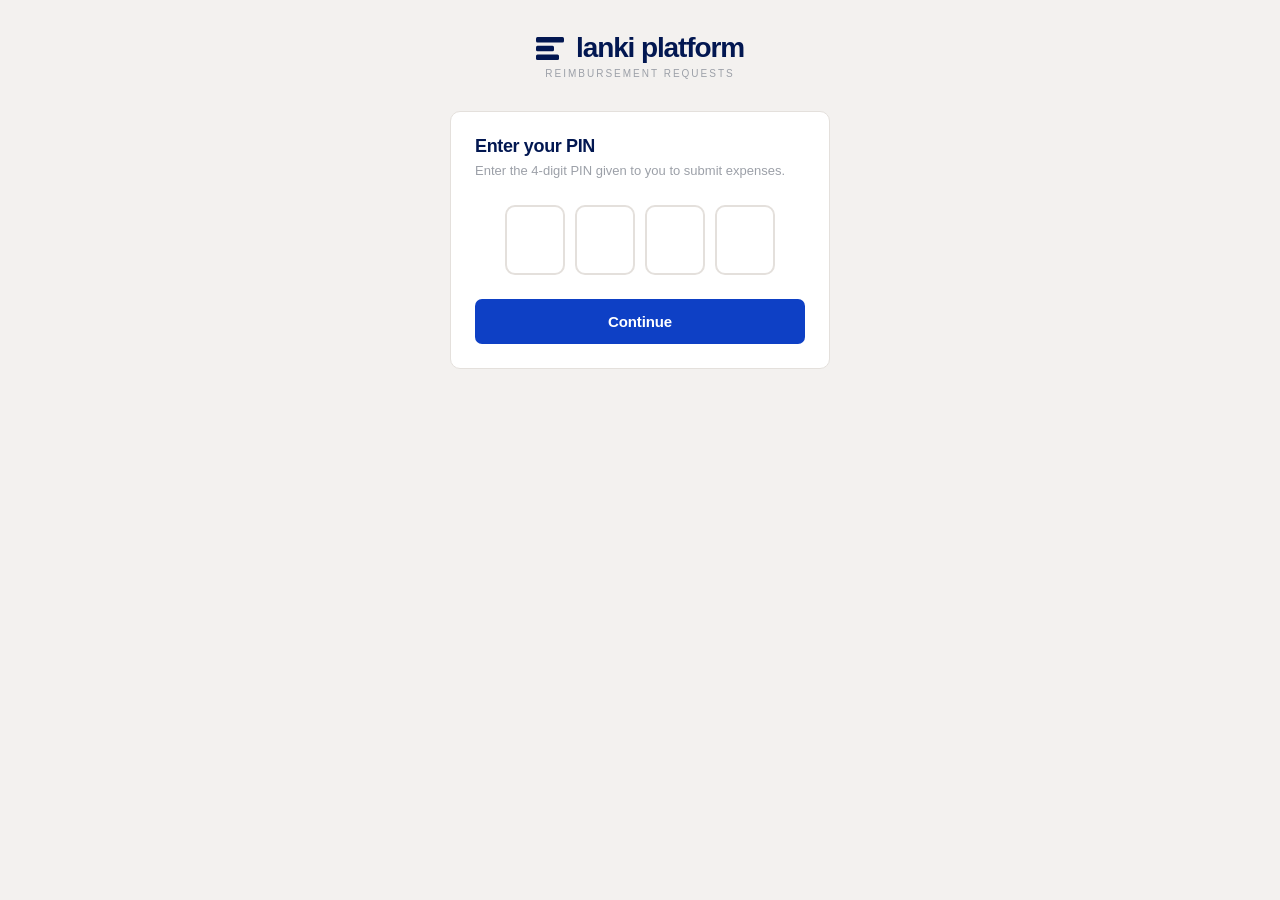
<file: submit/index.html>
<!DOCTYPE html>
<html lang="en">
<head>
<meta charset="UTF-8">
<meta name="viewport" content="width=device-width, initial-scale=1.0, maximum-scale=1.0">
<title>Lanki — Submit Expense</title>
<link rel="icon" type="image/svg+xml" href="data:image/svg+xml,%3Csvg xmlns='http://www.w3.org/2000/svg' viewBox='0 0 32 32'%3E%3Crect x='4' y='4' width='24' height='6' rx='2' fill='%23021751'/%3E%3Crect x='4' y='13' width='16' height='6' rx='2' fill='%23021751'/%3E%3Crect x='4' y='22' width='20' height='6' rx='2' fill='%23021751'/%3E%3C/svg%3E">
<style>
  *{box-sizing:border-box;margin:0;padding:0}
  :root{
    /* Lanki Brand Tokens — V9.0.3.2 (audit P1.2): dropped dead --electric alias
       (no in-file callers; redundant with --action). Added --bad-bg/--ok-bg/--warn-bg
       semantic backgrounds (audit P1.1) so .err can use tokens instead of raw hex. */
    --midnight:#021751;
    --action:#0E40C5;
    --feather:#F3F1EF;--bg:#FFFFFF;--bg2:#F3F1EF;
    --border:#E4E0DC;--text:#021751;--text2:#707070;--text3:#9CA0A8;
    --ok:#0F7A53;--bad:#B33A3F;--warn:#9C6A0E;
    --ok-bg:#E0F2EA;--bad-bg:#F8E5E6;--warn-bg:#FBEFD7;
    --r:10px;--rsm:7px;
    --font:-apple-system,BlinkMacSystemFont,'Segoe UI','Helvetica Neue',Helvetica,Arial,sans-serif;
  }
  /* Lanki uses system sans-serif per brand guidelines */
  html,body{min-height:100vh;background:var(--feather);font-family:var(--font);color:var(--text);-webkit-font-smoothing:antialiased}
  .wrap{max-width:420px;margin:0 auto;padding:2rem 1.25rem 4rem}
  .logo{text-align:center;margin-bottom:2rem}
  .logo-mark{font-size:28px;font-weight:700;color:var(--midnight);letter-spacing:-.04em}
  .logo-mark em{font-style:italic;color:var(--action)} /* V9.0.3.2 (audit P1.2): was --electric */
  .logo-tag{font-size:10px;letter-spacing:.2em;text-transform:uppercase;color:var(--text3);margin-top:4px}
  .card{background:var(--bg);border:1px solid var(--border);border-radius:var(--r);padding:1.5rem}
  .title{font-size:18px;font-weight:600;margin-bottom:4px;letter-spacing:-.02em}
  .sub{font-size:13px;color:var(--text3);margin-bottom:1.5rem;line-height:1.5}
  .lbl{font-size:11px;font-weight:600;color:var(--text2);margin-bottom:4px;display:block;text-transform:uppercase;letter-spacing:.04em}
  .field{margin-bottom:1rem}
  input,select,textarea{
    width:100%;padding:11px 13px;
    border:1.5px solid var(--border);border-radius:var(--rsm);
    font-size:15px;background:var(--bg);color:var(--text);
    font-family:var(--font);transition:border-color .12s;
    -webkit-appearance:none;appearance:none;
  }
  input:focus,select:focus,textarea:focus{outline:none;border-color:var(--midnight);box-shadow:0 0 0 3px rgba(2,23,81,.08)}
  input[type="number"]{font-size:22px;font-weight:600;letter-spacing:-.02em}
  .pin-wrap{display:flex;gap:10px;justify-content:center;margin-bottom:1.5rem}
  .pin-digit{
    width:60px;height:70px;border:2px solid var(--border);border-radius:var(--r);
    font-size:28px;font-weight:700;text-align:center;
    background:var(--bg);color:var(--midnight);font-family:var(--font);
    -webkit-appearance:none;appearance:none;
    transition:border-color .12s;
  }
  .pin-digit:focus{outline:none;border-color:var(--midnight);box-shadow:0 0 0 3px rgba(2,23,81,.08)}
  .btn{
    width:100%;padding:14px;border:none;border-radius:var(--rsm);
    font-size:15px;font-weight:600;cursor:pointer;font-family:var(--font);
    transition:all .15s;letter-spacing:-.01em;
  }
  .btn-primary{background:var(--action);color:#fff} /* Action Blue — primary CTA per brand v3.0 */
  .btn-primary:hover{opacity:.9}
  .btn-primary:active{transform:scale(.98)}
  .btn-primary:disabled{opacity:.4;cursor:not-allowed}
  .err{color:var(--bad);font-size:13px;margin-top:6px;padding:8px 12px;background:var(--bad-bg);border-radius:var(--rsm);display:none} /* V9.0.3.2 (audit P1.1): tokenized */
  .success-screen{text-align:center;padding:2rem 1rem;display:none}
  .success-icon{font-size:56px;margin-bottom:1rem}
  .success-title{font-size:20px;font-weight:700;color:var(--midnight);margin-bottom:6px}
  .success-sub{font-size:14px;color:var(--text3);margin-bottom:1.5rem;line-height:1.6}
  .amount-prefix{display:flex;align-items:center;gap:0}
  .prefix-label{
    padding:11px 12px;background:var(--bg2);border:1.5px solid var(--border);
    border-right:none;border-radius:var(--rsm) 0 0 var(--rsm);
    font-size:13px;font-weight:600;color:var(--text3);white-space:nowrap;
  }
  .amount-prefix input{border-radius:0 var(--rsm) var(--rsm) 0}
  .spin{display:inline-block;width:18px;height:18px;border:2.5px solid rgba(255,255,255,.3);border-top-color:#fff;border-radius:50%;animation:spin .7s linear infinite;vertical-align:middle;margin-right:6px}
  @keyframes spin{to{transform:rotate(360deg)}}
  .grid2{display:grid;grid-template-columns:1fr 1fr;gap:10px}
</style>
</head>
<body>
<div class="wrap">
  <div class="logo">
    <div style="display:flex;align-items:center;gap:12px;justify-content:center">
        <svg width="28" height="23" viewBox="0 0 28 23" fill="none" xmlns="http://www.w3.org/2000/svg">
          <rect y="0" width="28" height="5.5" rx="1.5" fill="#021751"/>
          <rect y="8.75" width="18" height="5.5" rx="1.5" fill="#021751"/>
          <rect y="17.5" width="23" height="5.5" rx="1.5" fill="#021751"/>
        </svg>
        <div class="logo-mark">lanki platform</div>
      </div>
    <div class="logo-tag">Reimbursement Requests</div>
  </div>

  <!-- PIN SCREEN -->
  <div id="pin-screen" class="card">
    <div class="title">Enter your PIN</div>
    <div class="sub">Enter the 4-digit PIN given to you to submit expenses.</div>
    <div class="pin-wrap">
      <input class="pin-digit" type="password" inputmode="numeric" maxlength="1" id="p0" oninput="pinInput(this,0)">
      <input class="pin-digit" type="password" inputmode="numeric" maxlength="1" id="p1" oninput="pinInput(this,1)">
      <input class="pin-digit" type="password" inputmode="numeric" maxlength="1" id="p2" oninput="pinInput(this,2)">
      <input class="pin-digit" type="password" inputmode="numeric" maxlength="1" id="p3" oninput="pinInput(this,3)">
    </div>
    <div class="err" id="pin-err">Incorrect PIN. Please try again.</div>
    <button class="btn btn-primary" id="pin-btn" onclick="verifyPIN()">Continue</button>
  </div>

  <!-- SUBMIT FORM -->
  <div id="form-screen" style="display:none">
    <div class="card">
      <div class="title">Submit an expense</div>
      <div class="sub" id="form-welcome">Submitting as <strong id="submitter-label"></strong></div>

      <div class="grid2">
        <div class="field">
          <label class="lbl">Date</label>
          <input type="date" id="f-date">
        </div>
        <div class="field">
          <label class="lbl">Amount (SAR)</label>
          <div class="amount-prefix">
            <div class="prefix-label">SAR</div>
            <input type="number" id="f-amount" placeholder="0.00" min="0.01" max="100000" step="0.01">
          </div>
        </div>
      </div>

      <div class="field">
        <label class="lbl">Description</label>
        <input type="text" id="f-desc" placeholder="What was it? e.g. Kids clothes from H&M" maxlength="100">
      </div>

      <div class="field">
        <label class="lbl">Category</label>
        <select id="f-cat">
          <option value="food">Food & Dining</option>
          <option value="groceries">Groceries</option>
          <option value="kids">Kids & Family</option>
          <option value="clothing">Clothing</option>
          <option value="household">Household</option>
          <option value="health">Health & Pharmacy</option>
          <option value="entertainment">Entertainment</option>
          <option value="gifts">Gifts & Occasions</option>
          <option value="transport">Transport</option>
          <option value="other">Other</option>
        </select>
      </div>

      <div class="field">
        <label class="lbl">Notes <span style="font-weight:400;text-transform:none;letter-spacing:0">(optional)</span></label>
        <input type="text" id="f-notes" placeholder="Any additional context" maxlength="500">
      </div>

      <div class="err" id="form-err"></div>
      <button class="btn btn-primary" id="submit-btn" onclick="submitExpense()">Submit Expense</button>
    </div>
  </div>

  <!-- SUCCESS SCREEN -->
  <div id="success-screen" class="card success-screen">
    <div class="success-icon">✅</div>
    <div class="success-title">Submitted!</div>
    <div class="success-sub" id="success-msg">Your expense has been submitted for review.</div>
    <button class="btn btn-primary" onclick="addAnother()">Submit another expense</button>
    <div style="font-size:12px;color:var(--text3);margin-top:12px" id="redirect-msg"></div>
  </div>
</div>

<script>
const SB='https://dgefsppkijrrvotggeom.supabase.co';
const SB_ANON='eyJhbGciOiJIUzI1NiIsInR5cCI6IkpXVCJ9.eyJpc3MiOiJzdXBhYmFzZSIsInJlZiI6ImRnZWZzcHBraWpycnZvdGdnZW9tIiwicm9sZSI6ImFub24iLCJpYXQiOjE3NzU4MzYyOTAsImV4cCI6MjA5MTQxMjI5MH0._MWK5XL_CQAV3ybEWPv1UrArPb-Enu6FZognyImSYzg';
const SK='sb_publishable_TDlnbxsztjHHr1mJAnuLMA_2ogH_jMH';

let _submitterName='';
let _submitters=[];

// V8.16 (H7): local-time YYYY-MM-DD. .toISOString() converts to UTC and shifts the date by the
// local UTC offset (Riyadh is UTC+3). For users east of UTC, between local midnight and the offset,
// .toISOString().slice(0,10) returns yesterday's date.
function todayLocal(){const d=new Date();return d.getFullYear()+'-'+String(d.getMonth()+1).padStart(2,'0')+'-'+String(d.getDate()).padStart(2,'0');}

// Set today's date as default
document.getElementById('f-date').value=todayLocal();

// V8.16 (C3): hashPIN supports both legacy (plain SHA-256, no salt) and salted PBKDF2.
// Submitters added pre-V8.16 have only {pinHash}. Submitters added on V8.16+ have {salt, pinHash}.
// verifyPIN tries the salted path first; if the submitter has no salt, falls back to legacy.
function h2bSubmit(h){const b=new Uint8Array(h.length/2);for(let i=0;i<h.length;i+=2)b[i/2]=parseInt(h.substr(i,2),16);return b;}
async function hashPINSalted(pin, saltHex){
  const km=await crypto.subtle.importKey('raw',new TextEncoder().encode(pin.trim()),'PBKDF2',false,['deriveBits']);
  const bits=await crypto.subtle.deriveBits({name:'PBKDF2',salt:h2bSubmit(saltHex),iterations:200000,hash:'SHA-256'},km,256);
  return Array.from(new Uint8Array(bits)).map(b=>b.toString(16).padStart(2,'0')).join('');
}
async function hashPINLegacy(pin){
  const buf=await crypto.subtle.digest('SHA-256',new TextEncoder().encode(pin.trim()));
  return Array.from(new Uint8Array(buf)).map(b=>b.toString(16).padStart(2,'0')).join('');
}

// Load submitters list from dashboard data (read-only via service proxy not needed — we store hashes in a public config row)
// We use a dedicated public config row in dashboard_data with id='submitters_public'
async function loadSubmitters(){
  try{
    const r=await fetch(`${SB}/rest/v1/dashboard_data?id=eq.submitters_public&select=payload`,{
      headers:{'apikey':SB_ANON,'Authorization':'Bearer '+SB_ANON}
    });
    if(r.ok){
      const d=await r.json();
      if(d?.length&&d[0]?.payload){
        const p=JSON.parse(d[0].payload);
        _submitters=p.submitters||[];
      }
    }
  }catch(e){console.error('Could not load submitters',e);}
}

// PIN input handling — auto-advance digits
function pinInput(el,idx){
  const val=el.value.replace(/[^0-9]/g,'');
  el.value=val;
  if(val&&idx<3)document.getElementById('p'+(idx+1)).focus();
  if(idx===3&&val)verifyPIN();
}

// V9.0.2 (audit L1): localStorage-backed rate limit. Submit page is a public
// page so server-side rate limit isn't possible without the Auth Infrastructure
// project. localStorage at least raises the bar from "instant brute-force in a
// loop" to "needs to clear localStorage between attempts."
const _SUBMIT_MAX_ATTEMPTS=5;
const _SUBMIT_LOCKOUT_MS=15*60*1000;
function _submitGetFailState(){
  try{
    const s=localStorage.getItem('_lk_sf');
    return s?JSON.parse(s):{count:0,lockedUntil:0};
  }catch{return{count:0,lockedUntil:0};}
}
function _submitSetFailState(state){
  try{localStorage.setItem('_lk_sf',JSON.stringify(state));}catch{}
}
function _submitClearFailState(){
  try{localStorage.removeItem('_lk_sf');}catch{}
}
function _submitIsLocked(){
  const s=_submitGetFailState();
  if(s.lockedUntil&&Date.now()<s.lockedUntil)return Math.ceil((s.lockedUntil-Date.now())/60000);
  if(s.lockedUntil&&Date.now()>=s.lockedUntil){_submitClearFailState();return 0;}
  return 0;
}
function _submitRecordFail(){
  const s=_submitGetFailState();
  if(s.lockedUntil&&Date.now()<s.lockedUntil)return s;
  s.count=(s.count||0)+1;
  if(s.count>=_SUBMIT_MAX_ATTEMPTS)s.lockedUntil=Date.now()+_SUBMIT_LOCKOUT_MS;
  _submitSetFailState(s);
  return s;
}

async function verifyPIN(){
  // V9.0.2 (audit L1): check rate limit before any work
  const lockMin=_submitIsLocked();
  if(lockMin>0){
    document.getElementById('pin-err').style.display='block';
    document.getElementById('pin-err').textContent=`Too many failed attempts. Try again in ${lockMin} minute${lockMin>1?'s':''}.`;
    return;
  }
  const pin=[0,1,2,3].map(i=>document.getElementById('p'+i).value).join('');
  if(pin.length<4){document.getElementById('pin-err').style.display='block';document.getElementById('pin-err').textContent='Please enter all 4 digits.';return;}
  const btn=document.getElementById('pin-btn');
  btn.disabled=true;btn.innerHTML='<span class="spin"></span>Verifying…';
  await loadSubmitters();
  // V8.16 (C3): try salted PBKDF2 for each submitter that has a salt; fallback to legacy SHA-256 only.
  let match=null;
  for(const s of _submitters){
    if(s.salt){
      const h=await hashPINSalted(pin, s.salt);
      if(h===s.pinHash){match=s;break;}
    } else {
      const h=await hashPINLegacy(pin);
      if(h===s.pinHash){match=s;break;}
    }
  }
  btn.disabled=false;btn.innerHTML='Continue';
  if(match){
    _submitClearFailState(); // reset on success
    _submitterName=match.name;
    document.getElementById('submitter-label').textContent=match.name;
    document.getElementById('pin-screen').style.display='none';
    document.getElementById('form-screen').style.display='block';
    document.getElementById('pin-err').style.display='none';
  }else{
    const state=_submitRecordFail();
    const attemptsLeft=Math.max(0,_SUBMIT_MAX_ATTEMPTS-state.count);
    document.getElementById('pin-err').style.display='block';
    if(state.lockedUntil&&Date.now()<state.lockedUntil){
      const min=Math.ceil((state.lockedUntil-Date.now())/60000);
      document.getElementById('pin-err').textContent=`Too many failed attempts. Locked for ${min} minute${min>1?'s':''}.`;
    }else{
      document.getElementById('pin-err').textContent=`Incorrect PIN. ${attemptsLeft} attempt${attemptsLeft!==1?'s':''} remaining.`;
    }
    [0,1,2,3].forEach(i=>{document.getElementById('p'+i).value='';});
    document.getElementById('p0').focus();
  }
}

async function submitExpense(){
  const date=document.getElementById('f-date').value;
  const amount=parseFloat(document.getElementById('f-amount').value);
  const desc=document.getElementById('f-desc').value.trim();
  const cat=document.getElementById('f-cat').value;
  const notes=document.getElementById('f-notes').value.trim();
  const errEl=document.getElementById('form-err');
  errEl.style.display='none';
  if(!date){errEl.textContent='Date is required.';errEl.style.display='block';return;}
  // V8.16 (H8): explicit upper bound — HTML max= is advisory; JS bypasses it.
  if(!amount||amount<=0||amount>100000){errEl.textContent='Enter a valid amount between SAR 0.01 and SAR 100,000.';errEl.style.display='block';return;}
  if(!desc){errEl.textContent='Description is required.';errEl.style.display='block';return;}
  if(desc.length>100){errEl.textContent='Description too long (max 100 characters).';errEl.style.display='block';return;}
  if(notes.length>500){errEl.textContent='Notes too long (max 500 characters).';errEl.style.display='block';return;}
  const btn=document.getElementById('submit-btn');
  btn.disabled=true;btn.innerHTML='<span class="spin"></span>Submitting…';
  try{
    const r=await fetch(`${SB}/rest/v1/pending_submissions`,{
      method:'POST',
      headers:{'apikey':SB_ANON,'Authorization':'Bearer '+SB_ANON,'Content-Type':'application/json','Prefer':'return=minimal'},
      body:JSON.stringify({
        submitter_name:_submitterName,
        submitted_at:new Date().toISOString(),
        amount,
        description:desc,
        category_hint:cat,
        notes,
        expense_date:date,
        status:'pending'
      })
    });
    if(!r.ok){const t=await r.text();throw new Error(t);}
    // V8.16 (M11): safer success-msg construction. Build via DOM so no escaping bug can ever
    // surface a malformed apostrophe / backtick / unicode quirk into raw HTML.
    const msgEl=document.getElementById('success-msg');
    msgEl.replaceChildren(
      Object.assign(document.createElement('strong'),{textContent:desc}),
      document.createTextNode(` — SAR ${amount.toFixed(2)} recorded. Will be reviewed and approved shortly.`)
    );
    document.getElementById('form-screen').style.display='none';
    document.getElementById('success-screen').style.display='block';
    startRedirect();
  }catch(e){
    errEl.textContent='Submission failed. Please try again. ('+e.message.substr(0,80)+')';
    errEl.style.display='block';
  }finally{
    btn.disabled=false;btn.innerHTML='Submit Expense';
  }
}

let _redirectTimer=null;
function addAnother(){
  if(_redirectTimer){clearInterval(_redirectTimer);_redirectTimer=null;}
  document.getElementById('success-screen').style.display='none';
  document.getElementById('form-screen').style.display='block';
  document.getElementById('f-amount').value='';
  document.getElementById('f-desc').value='';
  document.getElementById('f-notes').value='';
  document.getElementById('f-date').value=todayLocal();
  document.getElementById('f-cat').value='food';
  document.getElementById('form-err').style.display='none';
  document.getElementById('f-amount').focus();
  window.scrollTo({top:0,behavior:'smooth'});
}
function startRedirect(){
  let secs=4;
  const msg=document.getElementById('redirect-msg');
  if(msg)msg.textContent='Returning to form in '+secs+'s…';
  _redirectTimer=setInterval(()=>{
    secs--;
    if(msg)msg.textContent=secs>0?'Returning to form in '+secs+'s…':'';
    if(secs<=0){clearInterval(_redirectTimer);_redirectTimer=null;addAnother();}
  },1000);
}

// Load submitters on page init (to validate PIN faster)
loadSubmitters();
</script>
</body>
</html>
</file>
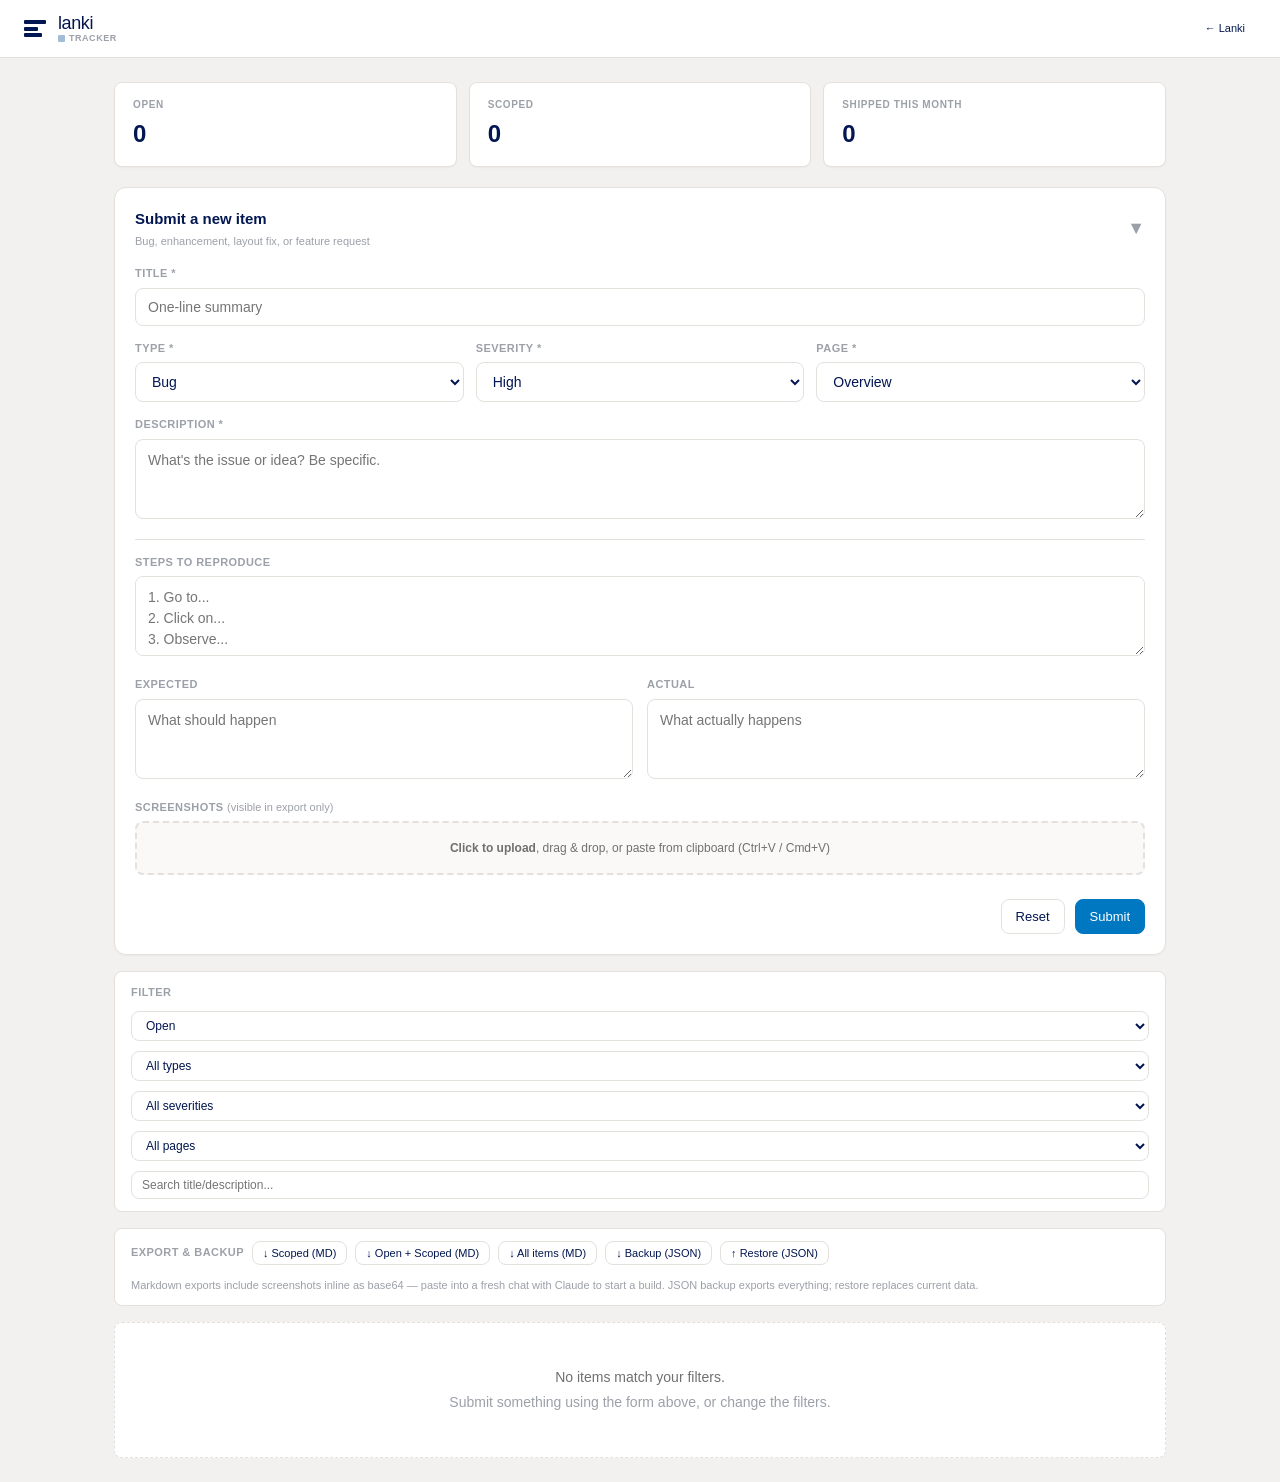
<file: tracker/index.html>
<!DOCTYPE html>
<html lang="en">
<head>
<meta charset="UTF-8">
<meta name="viewport" content="width=device-width, initial-scale=1.0, viewport-fit=cover">
<title>Lanki — Tracker</title>

<link rel="icon" type="image/svg+xml" href="/favicon.svg">
<link rel="icon" type="image/png" sizes="32x32" href="/favicon-32.png">
<link rel="icon" type="image/png" sizes="192x192" href="/favicon-192.png">
<link rel="apple-touch-icon" sizes="180x180" href="/lanki-app-icon-light-180-apple-touch.png">
<meta name="theme-color" content="#F3F1EF" media="(prefers-color-scheme: light)">
<meta name="theme-color" content="#021751" media="(prefers-color-scheme: dark)">

<style>
:root {
  --lanki-ink: #021751;
  --lanki-ink-electric: #0077C1;
  --lanki-paper: #F3F1EF;
  --lanki-paper-pure: #FFFFFF;
  --lanki-line: #E4E0DC;
  --lanki-text-secondary: #707070;
  --lanki-text-tertiary: #9CA0A8;
  --lanki-positive: #B5CBB7;
  --lanki-negative: #C98E8B;
  --lanki-warning: #D6C88F;
  --lanki-capital: #A3BCD7;
  --lanki-font-sans: -apple-system, BlinkMacSystemFont, "Segoe UI", "Helvetica Neue", Helvetica, Arial, sans-serif;
  --bg-page: var(--lanki-paper);
  --bg-card: var(--lanki-paper-pure);
  --bg-soft: #FAF9F7;
  --border: var(--lanki-line);
  --text-1: var(--lanki-ink);
  --text-2: var(--lanki-text-secondary);
  --text-3: var(--lanki-text-tertiary);
  --shadow-sm: 0 1px 2px rgba(2,23,81,0.04);
  --shadow-md: 0 2px 8px rgba(2,23,81,0.06);
  --shadow-lg: 0 8px 24px rgba(2,23,81,0.10);
  --r-sm: 4px;
  --r-md: 8px;
  --r-lg: 12px;
}

* { box-sizing: border-box; }
html, body { margin: 0; padding: 0; }
body {
  font-family: var(--lanki-font-sans);
  background: var(--bg-page);
  color: var(--text-1);
  font-size: 14px;
  line-height: 1.5;
  -webkit-font-smoothing: antialiased;
  font-variant-numeric: tabular-nums;
}

.app-header {
  background: var(--bg-card);
  border-bottom: 1px solid var(--border);
  padding: 14px 24px;
  display: flex;
  align-items: center;
  justify-content: space-between;
  gap: 16px;
  position: sticky;
  top: 0;
  z-index: 50;
}
.brand { display: flex; align-items: center; gap: 12px; }
.brand-mark { display: inline-flex; flex-direction: column; gap: 2.5px; align-items: flex-start; }
.brand-mark span { display: block; height: 4px; background: var(--lanki-ink); border-radius: 1px; }
.brand-mark span:nth-child(1) { width: 22px; }
.brand-mark span:nth-child(2) { width: 14px; }
.brand-mark span:nth-child(3) { width: 18px; }
.brand-text { display: flex; flex-direction: column; line-height: 1; }
.brand-text .word { font-size: 18px; font-weight: 500; letter-spacing: -0.4px; color: var(--lanki-ink); }
.brand-text .sub {
  font-size: 9px; font-weight: 600; text-transform: uppercase; letter-spacing: 0.06em;
  color: var(--text-3); margin-top: 2px; display: flex; align-items: center; gap: 4px;
}
.brand-text .sub::before {
  content: ''; display: inline-block; width: 7px; height: 7px;
  background: var(--lanki-capital); border-radius: 1px;
}
.header-actions { display: flex; align-items: center; gap: 12px; }

.container { max-width: 1100px; margin: 0 auto; padding: 24px; }

label {
  display: block; font-size: 11px; font-weight: 600; text-transform: uppercase;
  letter-spacing: 0.04em; color: var(--text-3); margin-bottom: 6px;
}
input[type="text"], input[type="email"], textarea, select {
  width: 100%; padding: 10px 12px; border: 1px solid var(--border); border-radius: var(--r-md);
  background: var(--bg-card); color: var(--text-1); font-family: inherit; font-size: 14px;
  transition: border-color 0.15s, box-shadow 0.15s;
}
input[type="text"]:focus, input[type="email"]:focus, textarea:focus, select:focus {
  outline: none; border-color: var(--lanki-ink-electric);
  box-shadow: 0 0 0 3px rgba(0, 119, 193, 0.12);
}
textarea { resize: vertical; min-height: 80px; line-height: 1.5; }

.btn {
  display: inline-flex; align-items: center; justify-content: center; gap: 6px;
  padding: 9px 14px; border: 1px solid var(--border); border-radius: var(--r-md);
  background: var(--bg-card); color: var(--text-1); font-family: inherit;
  font-size: 13px; font-weight: 500; cursor: pointer;
  transition: background 0.15s, border-color 0.15s, transform 0.1s;
}
.btn:hover { background: var(--bg-soft); }
.btn:active { transform: translateY(1px); }
.btn-primary { background: var(--lanki-ink-electric); border-color: var(--lanki-ink-electric); color: white; }
.btn-primary:hover { background: #0066A8; }
.btn-danger { border-color: var(--lanki-negative); color: #8B4040; }
.btn-danger:hover { background: color-mix(in srgb, var(--lanki-negative) 12%, transparent); }
.btn-ghost { border-color: transparent; background: transparent; }
.btn-ghost:hover { background: var(--bg-soft); }
.btn-sm { padding: 5px 10px; font-size: 11px; }

.card {
  background: var(--bg-card); border: 1px solid var(--border); border-radius: var(--r-lg);
  padding: 20px; margin-bottom: 16px; box-shadow: var(--shadow-sm);
}
.card-header { display: flex; align-items: center; justify-content: space-between; margin-bottom: 16px; gap: 12px; }
.card-title { font-size: 15px; font-weight: 600; color: var(--text-1); }
.card-sub { font-size: 11px; color: var(--text-3); margin-top: 2px; }

.stats-row { display: grid; grid-template-columns: repeat(3, 1fr); gap: 12px; margin-bottom: 20px; }
.stat-tile {
  background: var(--bg-card); border: 1px solid var(--border); border-radius: var(--r-md);
  padding: 14px 18px; box-shadow: var(--shadow-sm);
}
.stat-label {
  font-size: 10px; font-weight: 600; text-transform: uppercase;
  letter-spacing: 0.06em; color: var(--text-3);
}
.stat-value { font-size: 24px; font-weight: 600; color: var(--text-1); margin-top: 4px; }

.submit-form { display: grid; gap: 14px; }
.form-row { display: grid; grid-template-columns: 1fr 1fr 1fr; gap: 12px; }
.form-row-2 { display: grid; grid-template-columns: 1fr 1fr; gap: 12px; }
@media (max-width: 720px) {
  .form-row { grid-template-columns: 1fr; }
  .form-row-2 { grid-template-columns: 1fr; }
  .stats-row { grid-template-columns: 1fr; }
}

.screenshot-zone {
  border: 2px dashed var(--border); border-radius: var(--r-md);
  padding: 16px; text-align: center; background: var(--bg-soft);
  transition: border-color 0.15s, background 0.15s; cursor: pointer;
}
.screenshot-zone:hover, .screenshot-zone.drag-over {
  border-color: var(--lanki-ink-electric);
  background: rgba(0, 119, 193, 0.04);
}
.screenshot-zone p { margin: 0; font-size: 12px; color: var(--text-2); }
.screenshot-list { display: flex; flex-wrap: wrap; gap: 8px; margin-top: 10px; }
.screenshot-thumb {
  position: relative; width: 100px; height: 100px; border-radius: var(--r-sm);
  overflow: hidden; border: 1px solid var(--border); background: var(--bg-card);
}
.screenshot-thumb img { width: 100%; height: 100%; object-fit: cover; }
.screenshot-thumb .remove-btn {
  position: absolute; top: 4px; right: 4px; width: 22px; height: 22px;
  border-radius: 50%; background: rgba(0, 0, 0, 0.7); color: white;
  border: none; cursor: pointer; font-size: 14px; line-height: 1;
  display: flex; align-items: center; justify-content: center;
}
.screenshot-thumb .remove-btn:hover { background: rgba(0, 0, 0, 0.9); }

.bug-only-fields {
  display: none; grid-column: 1 / -1; border-top: 1px solid var(--border);
  padding-top: 14px; gap: 14px; grid-template-columns: 1fr 1fr;
}
.bug-only-fields.active { display: grid; }
.bug-only-fields > div:first-child { grid-column: 1 / -1; }
@media (max-width: 720px) { .bug-only-fields.active { grid-template-columns: 1fr; } }

.filter-bar {
  display: flex; flex-wrap: wrap; gap: 10px; align-items: center;
  margin-bottom: 16px; padding: 12px 16px;
  background: var(--bg-card); border: 1px solid var(--border); border-radius: var(--r-md);
}
.filter-bar select, .filter-bar input {
  flex: 0 1 auto; min-width: 120px; padding: 6px 10px; font-size: 12px;
}

.export-bar {
  display: flex; flex-wrap: wrap; gap: 8px; align-items: center;
  padding: 12px 16px; background: var(--bg-card);
  border: 1px solid var(--border); border-radius: var(--r-md);
  margin-bottom: 16px;
}
.export-hint {
  flex-basis: 100%; font-size: 11px; color: var(--text-3); line-height: 1.5; margin-top: 4px;
}

.pipeline-item {
  background: var(--bg-card); border: 1px solid var(--border);
  border-radius: var(--r-md); margin-bottom: 8px; overflow: hidden;
  transition: box-shadow 0.15s;
}
.pipeline-item:hover { box-shadow: var(--shadow-sm); }
.pipeline-item.expanded { box-shadow: var(--shadow-md); }

.pipeline-row {
  display: grid; grid-template-columns: 60px 90px 80px 1fr 100px auto;
  gap: 12px; align-items: center; padding: 12px 16px; cursor: pointer;
}
.pipeline-row:hover { background: var(--bg-soft); }
@media (max-width: 720px) {
  .pipeline-row { grid-template-columns: 1fr; gap: 6px; }
  .pipeline-row > * { white-space: normal !important; }
}

.pipeline-id {
  font-size: 10px; color: var(--text-3);
  font-family: ui-monospace, SF Mono, Menlo, Consolas, monospace;
}
.pipeline-title {
  font-size: 13px; font-weight: 500; color: var(--text-1);
  white-space: nowrap; overflow: hidden; text-overflow: ellipsis;
}
.pipeline-date { font-size: 10px; color: var(--text-3); text-align: right; }

.chip {
  display: inline-block; font-size: 9px; font-weight: 700; text-transform: uppercase;
  letter-spacing: 0.04em; padding: 2px 7px; border-radius: 3px; white-space: nowrap;
}
.chip-type-bug { background: color-mix(in srgb, var(--lanki-negative) 24%, transparent); color: #8B4040; }
.chip-type-enhancement { background: color-mix(in srgb, var(--lanki-positive) 32%, transparent); color: #3D6B4F; }
.chip-type-layout { background: color-mix(in srgb, var(--lanki-capital) 40%, transparent); color: #2A4A6E; }
.chip-type-feature { background: color-mix(in srgb, var(--lanki-ink-electric) 16%, transparent); color: #0066A8; }
.chip-type-question { background: color-mix(in srgb, var(--lanki-warning) 28%, transparent); color: #7A5E20; }

.chip-sev-critical { background: var(--lanki-negative); color: white; }
.chip-sev-high { background: color-mix(in srgb, var(--lanki-negative) 30%, transparent); color: #8B4040; }
.chip-sev-medium { background: color-mix(in srgb, var(--lanki-warning) 28%, transparent); color: #7A5E20; }
.chip-sev-low { background: var(--bg-soft); color: var(--text-3); border: 1px solid var(--border); }

.chip-page { background: transparent; color: var(--text-3); font-weight: 500; border: 1px solid var(--border); }

.chip-status-open { background: var(--bg-soft); color: var(--text-2); border: 1px solid var(--border); }
.chip-status-scoped { background: color-mix(in srgb, var(--lanki-ink-electric) 16%, transparent); color: #0066A8; }
.chip-status-shipped { background: color-mix(in srgb, var(--lanki-positive) 32%, transparent); color: #3D6B4F; }
.chip-status-dropped { background: var(--bg-soft); color: var(--text-3); }

.pipeline-detail {
  padding: 16px 24px 20px; border-top: 1px solid var(--border);
  background: var(--bg-soft); display: none;
}
.pipeline-item.expanded .pipeline-detail { display: block; }
.detail-section { margin-bottom: 14px; }
.detail-section h4 {
  font-size: 10px; font-weight: 600; text-transform: uppercase;
  letter-spacing: 0.06em; color: var(--text-3); margin: 0 0 6px;
}
.detail-section p {
  font-size: 13px; color: var(--text-1); margin: 0;
  line-height: 1.6; white-space: pre-wrap;
}
.detail-actions {
  display: flex; gap: 8px; flex-wrap: wrap;
  padding-top: 12px; border-top: 1px solid var(--border);
}

#toast {
  position: fixed; bottom: 24px; left: 50%; transform: translateX(-50%);
  background: var(--lanki-ink); color: white; padding: 10px 18px;
  border-radius: var(--r-md); font-size: 13px; z-index: 100;
  box-shadow: var(--shadow-lg); opacity: 0; pointer-events: none;
  transition: opacity 0.2s, transform 0.2s;
}
#toast.show { opacity: 1; transform: translateX(-50%) translateY(-4px); }
#toast.error { background: #8B4040; }

.modal-backdrop {
  position: fixed; inset: 0; background: rgba(2, 23, 81, 0.7);
  z-index: 200; display: none; align-items: center; justify-content: center; padding: 20px;
}
.modal-backdrop.active { display: flex; }

.empty-state {
  text-align: center; padding: 40px 20px; background: var(--bg-card);
  border: 1px dashed var(--border); border-radius: var(--r-md); color: var(--text-3);
}
.empty-state p { margin: 4px 0; }

.collapsible-header {
  display: flex; align-items: center; justify-content: space-between;
  cursor: pointer; user-select: none;
}
.collapsible-header .arrow { transition: transform 0.2s; }
.collapsible-header.collapsed .arrow { transform: rotate(-90deg); }
.collapsible-body { margin-top: 16px; }
.collapsible-body.hidden { display: none; }
</style>
</head>
<body>

<header class="app-header">
  <div class="brand">
    <div class="brand-mark"><span></span><span></span><span></span></div>
    <div class="brand-text">
      <span class="word">lanki</span>
      <span class="sub">Tracker</span>
    </div>
  </div>
  <div class="header-actions">
    <a href="https://lanki.app" class="btn btn-sm btn-ghost" style="text-decoration:none">&larr; Lanki</a>
  </div>
</header>

<div class="container">

  <div class="stats-row">
    <div class="stat-tile">
      <div class="stat-label">Open</div>
      <div class="stat-value" id="stat-open">0</div>
    </div>
    <div class="stat-tile">
      <div class="stat-label">Scoped</div>
      <div class="stat-value" id="stat-scoped">0</div>
    </div>
    <div class="stat-tile">
      <div class="stat-label">Shipped this month</div>
      <div class="stat-value" id="stat-shipped">0</div>
    </div>
  </div>

  <div class="card" id="submit-card">
    <div class="collapsible-header" id="submit-toggle">
      <div>
        <div class="card-title">Submit a new item</div>
        <div class="card-sub">Bug, enhancement, layout fix, or feature request</div>
      </div>
      <span class="arrow" style="font-size:18px;color:var(--text-3)">&#9660;</span>
    </div>

    <div class="collapsible-body" id="submit-body">
      <form class="submit-form" id="submit-form">
        <div>
          <label for="f-title">Title *</label>
          <input type="text" id="f-title" required maxlength="200" placeholder="One-line summary">
        </div>

        <div class="form-row">
          <div>
            <label for="f-type">Type *</label>
            <select id="f-type" required>
              <option value="bug">Bug</option>
              <option value="enhancement">Enhancement</option>
              <option value="layout">Layout / Polish</option>
              <option value="feature">New Feature</option>
              <option value="question">Question</option>
            </select>
          </div>
          <div>
            <label for="f-severity">Severity *</label>
            <select id="f-severity" required>
              <option value="low">Low</option>
              <option value="medium" selected>Medium</option>
              <option value="high">High</option>
              <option value="critical">Critical</option>
            </select>
          </div>
          <div>
            <label for="f-page">Page *</label>
            <select id="f-page" required>
              <option value="overview">Overview</option>
              <option value="projections">Projections</option>
              <option value="txbank">Transactions — Bank</option>
              <option value="txcards">Transactions — Cards</option>
              <option value="txinvestments">Transactions — Investments</option>
              <option value="income">Recurring — Income</option>
              <option value="bills">Recurring — Bills</option>
              <option value="subscriptions">Recurring — Subscriptions</option>
              <option value="uncat">Inbox — Uncategorized</option>
              <option value="transfers">Inbox — Pending Matches</option>
              <option value="reimbursements">Inbox — Reimbursements</option>
              <option value="accounts">Accounts &amp; Cards</option>
              <option value="debts">Debts</option>
              <option value="goals">Goals</option>
              <option value="staff">Staff</option>
              <option value="familyinv">Family Investments</option>
              <option value="investments">Investments</option>
              <option value="rules">System — Transaction Rules</option>
              <option value="reviewqueue">System — Review Queue</option>
              <option value="sanity">System — Sanity Check</option>
              <option value="insights">System — Usage Insights</option>
              <option value="settings">Settings</option>
              <option value="auth">Auth / Vault</option>
              <option value="brand">Brand / Visual</option>
              <option value="cross-cutting">Cross-cutting</option>
              <option value="other">Other</option>
            </select>
          </div>
        </div>

        <div>
          <label for="f-description">Description *</label>
          <textarea id="f-description" required placeholder="What's the issue or idea? Be specific."></textarea>
        </div>

        <div class="bug-only-fields" id="bug-fields">
          <div>
            <label for="f-steps">Steps to reproduce</label>
            <textarea id="f-steps" placeholder="1. Go to...&#10;2. Click on...&#10;3. Observe..."></textarea>
          </div>
          <div>
            <label for="f-expected">Expected</label>
            <textarea id="f-expected" placeholder="What should happen"></textarea>
          </div>
          <div>
            <label for="f-actual">Actual</label>
            <textarea id="f-actual" placeholder="What actually happens"></textarea>
          </div>
        </div>

        <div>
          <label>Screenshots <span style="font-weight:400;text-transform:none;letter-spacing:0;color:var(--text-3)">(visible in export only)</span></label>
          <div class="screenshot-zone" id="screenshot-zone">
            <p><strong>Click to upload</strong>, drag &amp; drop, or paste from clipboard (Ctrl+V / Cmd+V)</p>
            <input type="file" id="screenshot-input" accept="image/*" multiple style="display:none">
          </div>
          <div class="screenshot-list" id="screenshot-list"></div>
        </div>

        <div style="display:flex;gap:10px;justify-content:flex-end">
          <button type="button" class="btn" id="reset-btn">Reset</button>
          <button type="submit" class="btn btn-primary" id="submit-btn">Submit</button>
        </div>
      </form>
    </div>
  </div>

  <div class="filter-bar">
    <span style="font-size:11px;font-weight:600;color:var(--text-3);text-transform:uppercase;letter-spacing:0.04em">Filter</span>
    <select id="filter-status">
      <option value="">All status</option>
      <option value="open" selected>Open</option>
      <option value="scoped">Scoped</option>
      <option value="shipped">Shipped</option>
      <option value="dropped">Dropped</option>
    </select>
    <select id="filter-type">
      <option value="">All types</option>
      <option value="bug">Bugs</option>
      <option value="enhancement">Enhancements</option>
      <option value="layout">Layout</option>
      <option value="feature">Features</option>
      <option value="question">Questions</option>
    </select>
    <select id="filter-severity">
      <option value="">All severities</option>
      <option value="critical">Critical</option>
      <option value="high">High</option>
      <option value="medium">Medium</option>
      <option value="low">Low</option>
    </select>
    <select id="filter-page"><option value="">All pages</option></select>
    <input type="text" id="filter-search" placeholder="Search title/description..." style="flex:1;min-width:140px">
  </div>

  <div class="export-bar">
    <span style="font-size:11px;font-weight:600;color:var(--text-3);text-transform:uppercase;letter-spacing:0.04em">Export &amp; backup</span>
    <button class="btn btn-sm" id="export-scoped-btn">&darr; Scoped (MD)</button>
    <button class="btn btn-sm" id="export-open-btn">&darr; Open + Scoped (MD)</button>
    <button class="btn btn-sm" id="export-all-btn">&darr; All items (MD)</button>
    <button class="btn btn-sm" id="export-json-btn">&darr; Backup (JSON)</button>
    <button class="btn btn-sm" id="import-json-btn">&uarr; Restore (JSON)</button>
    <input type="file" id="import-input" accept=".json,application/json" style="display:none">
    <div class="export-hint">
      Markdown exports include screenshots inline as base64 — paste into a fresh chat with Claude to start a build.
      JSON backup exports everything; restore replaces current data.
    </div>
  </div>

  <div id="pipeline-list"></div>

</div>

<div id="toast"></div>

<div class="modal-backdrop" id="edit-modal">
  <div class="card" style="max-width:600px;width:100%;margin:0;max-height:90vh;overflow-y:auto" id="edit-card">
    <div class="card-header">
      <div class="card-title">Edit item</div>
      <button class="btn btn-ghost btn-sm" id="edit-close-btn">&times;</button>
    </div>
    <div class="submit-form" id="edit-form-fields"></div>
    <div style="display:flex;gap:10px;justify-content:flex-end;margin-top:16px">
      <button class="btn" id="edit-cancel-btn">Cancel</button>
      <button class="btn btn-primary" id="edit-save-btn">Save changes</button>
    </div>
  </div>
</div>

<script>
(function() {
  // ── Page label map ──
  const PAGE_LABELS = {
    overview:'Overview', projections:'Projections',
    txbank:'Transactions — Bank', txcards:'Transactions — Cards', txinvestments:'Transactions — Investments',
    income:'Income', bills:'Bills', subscriptions:'Subscriptions',
    uncat:'Uncategorized', transfers:'Pending Matches', reimbursements:'Reimbursements',
    accounts:'Accounts & Cards', debts:'Debts', goals:'Goals',
    staff:'Staff', familyinv:'Family Investments', investments:'Investments',
    rules:'Transaction Rules', reviewqueue:'Review Queue', sanity:'Sanity Check', insights:'Usage Insights',
    settings:'Settings', auth:'Auth / Vault', brand:'Brand / Visual', 'cross-cutting':'Cross-cutting', other:'Other'
  };

  // ── State ──
  const STORAGE_KEY = 'lanki_tracker_items_v1';
  const State = {
    items: [],
    pendingScreenshots: [],
    editingId: null,
    editingScreenshots: []
  };

  // ── Storage ──
  function loadFromStorage() {
    try {
      const raw = localStorage.getItem(STORAGE_KEY);
      State.items = raw ? JSON.parse(raw) : [];
    } catch (e) {
      console.warn('Failed to load tracker data:', e);
      State.items = [];
    }
  }

  function saveToStorage() {
    try {
      localStorage.setItem(STORAGE_KEY, JSON.stringify(State.items));
    } catch (e) {
      // Likely quota exceeded
      toast('Save failed — likely storage quota. Export a backup and delete shipped items.', true);
      console.error(e);
    }
  }

  // ── Utilities ──
  function toast(msg, isError) {
    const el = document.getElementById('toast');
    el.textContent = msg;
    el.className = isError ? 'show error' : 'show';
    clearTimeout(toast._t);
    toast._t = setTimeout(() => { el.className = ''; }, 2400);
  }

  function h(s) {
    return String(s == null ? '' : s)
      .replace(/&/g, '&amp;').replace(/</g, '&lt;').replace(/>/g, '&gt;')
      .replace(/"/g, '&quot;').replace(/'/g, '&#39;');
  }

  function uid() {
    const bytes = crypto.getRandomValues(new Uint8Array(8));
    return Array.from(bytes).map(b => b.toString(16).padStart(2, '0')).join('');
  }

  function slugify(s) {
    return (s || '').toLowerCase().trim().replace(/[^a-z0-9]+/g, '-').replace(/^-|-$/g, '').substring(0, 40);
  }

  // ── Submit form: type change toggles bug fields, sets default severity ──
  let userTouchedSeverity = false;
  document.getElementById('f-severity').addEventListener('change', () => { userTouchedSeverity = true; });

  function onTypeChange() {
    const type = document.getElementById('f-type').value;
    const bugFields = document.getElementById('bug-fields');
    if (type === 'bug') {
      bugFields.classList.add('active');
      if (!userTouchedSeverity) document.getElementById('f-severity').value = 'high';
    } else {
      bugFields.classList.remove('active');
      if (!userTouchedSeverity) document.getElementById('f-severity').value = 'medium';
    }
  }
  document.getElementById('f-type').addEventListener('change', onTypeChange);

  // ── Submit toggle (collapse) ──
  document.getElementById('submit-toggle').addEventListener('click', () => {
    document.getElementById('submit-body').classList.toggle('hidden');
    document.getElementById('submit-toggle').classList.toggle('collapsed');
  });

  // ── Screenshot handling ──
  const screenshotZone = document.getElementById('screenshot-zone');
  const screenshotInput = document.getElementById('screenshot-input');

  screenshotZone.addEventListener('click', () => screenshotInput.click());
  screenshotInput.addEventListener('change', e => handleFiles(e.target.files));
  screenshotZone.addEventListener('dragover', e => { e.preventDefault(); screenshotZone.classList.add('drag-over'); });
  screenshotZone.addEventListener('dragleave', () => screenshotZone.classList.remove('drag-over'));
  screenshotZone.addEventListener('drop', e => {
    e.preventDefault();
    screenshotZone.classList.remove('drag-over');
    handleFiles(e.dataTransfer.files);
  });

  document.addEventListener('paste', e => {
    // Skip paste-image capture if a text input or textarea has focus and the
    // user is pasting text (the items collection will be empty for text paste).
    const items = e.clipboardData ? e.clipboardData.items : [];
    for (const item of items) {
      if (item.type && item.type.indexOf('image/') === 0) {
        e.preventDefault();
        handleFiles([item.getAsFile()]);
        return;
      }
    }
  });

  async function handleFiles(files) {
    for (const file of files) {
      if (!file || !file.type || file.type.indexOf('image/') !== 0) continue;
      if (file.size > 5 * 1024 * 1024) {
        toast('Image too large (max 5MB): ' + file.name, true);
        continue;
      }
      try {
        const compressed = await compressImage(file);
        State.pendingScreenshots.push(compressed);
        renderPendingScreenshots();
      } catch (err) {
        toast('Failed to read image', true);
      }
    }
  }

  function compressImage(file) {
    return new Promise((resolve, reject) => {
      const reader = new FileReader();
      reader.onload = e => {
        const img = new Image();
        img.onload = () => {
          const maxDim = 1600;
          let w = img.width, hh = img.height;
          if (w > maxDim || hh > maxDim) {
            const ratio = Math.min(maxDim / w, maxDim / hh);
            w = Math.round(w * ratio);
            hh = Math.round(hh * ratio);
          }
          const canvas = document.createElement('canvas');
          canvas.width = w; canvas.height = hh;
          canvas.getContext('2d').drawImage(img, 0, 0, w, hh);
          resolve(canvas.toDataURL('image/jpeg', 0.82));
        };
        img.onerror = reject;
        img.src = e.target.result;
      };
      reader.onerror = reject;
      reader.readAsDataURL(file);
    });
  }

  function renderPendingScreenshots() {
    const list = document.getElementById('screenshot-list');
    list.innerHTML = State.pendingScreenshots.map((s, i) =>
      `<div class="screenshot-thumb"><img src="${s}" alt=""><button type="button" class="remove-btn" data-idx="${i}">&times;</button></div>`
    ).join('');
    list.querySelectorAll('.remove-btn').forEach(btn => {
      btn.addEventListener('click', () => {
        State.pendingScreenshots.splice(parseInt(btn.dataset.idx), 1);
        renderPendingScreenshots();
      });
    });
  }

  // ── Submit form ──
  document.getElementById('submit-form').addEventListener('submit', e => {
    e.preventDefault();
    const title = document.getElementById('f-title').value.trim();
    const type = document.getElementById('f-type').value;
    const severity = document.getElementById('f-severity').value;
    const page = document.getElementById('f-page').value;
    const description = document.getElementById('f-description').value.trim();
    const steps = document.getElementById('f-steps').value.trim();
    const expected = document.getElementById('f-expected').value.trim();
    const actual = document.getElementById('f-actual').value.trim();

    if (!title || !description) { toast('Title and description required', true); return; }

    const item = {
      id: uid(),
      title, type, severity, page, description,
      steps: steps || null,
      expected: expected || null,
      actual: actual || null,
      screenshots: State.pendingScreenshots.slice(),
      status: 'open',
      created_at: new Date().toISOString(),
      updated_at: new Date().toISOString(),
      scoped_at: null,
      shipped_at: null,
      shipped_version: null
    };

    State.items.unshift(item);
    saveToStorage();
    toast('Submitted');
    resetForm();
    populatePageFilter();
    renderStats();
    renderPipeline();
  });

  document.getElementById('reset-btn').addEventListener('click', resetForm);

  function resetForm() {
    document.getElementById('submit-form').reset();
    State.pendingScreenshots = [];
    renderPendingScreenshots();
    userTouchedSeverity = false;
    onTypeChange();
  }

  // ── Filters & render ──
  function populatePageFilter() {
    const sel = document.getElementById('filter-page');
    const cur = sel.value;
    const used = new Set(State.items.map(i => i.page).filter(Boolean));
    const all = Array.from(new Set([...Object.keys(PAGE_LABELS), ...used]));
    sel.innerHTML = '<option value="">All pages</option>' +
      all.map(p => `<option value="${h(p)}">${h(PAGE_LABELS[p] || p)}</option>`).join('');
    sel.value = cur;
  }

  function renderStats() {
    const open = State.items.filter(i => i.status === 'open').length;
    const scoped = State.items.filter(i => i.status === 'scoped').length;
    const monthStart = new Date(new Date().getFullYear(), new Date().getMonth(), 1).toISOString();
    const shipped = State.items.filter(i => i.status === 'shipped' && i.shipped_at >= monthStart).length;
    document.getElementById('stat-open').textContent = open;
    document.getElementById('stat-scoped').textContent = scoped;
    document.getElementById('stat-shipped').textContent = shipped;
  }

  function renderPipeline() {
    const fStatus = document.getElementById('filter-status').value;
    const fType = document.getElementById('filter-type').value;
    const fSev = document.getElementById('filter-severity').value;
    const fPage = document.getElementById('filter-page').value;
    const fSearch = document.getElementById('filter-search').value.toLowerCase().trim();

    let items = State.items.slice();
    if (fStatus) items = items.filter(i => i.status === fStatus);
    if (fType) items = items.filter(i => i.type === fType);
    if (fSev) items = items.filter(i => i.severity === fSev);
    if (fPage) items = items.filter(i => i.page === fPage);
    if (fSearch) items = items.filter(i =>
      (i.title || '').toLowerCase().includes(fSearch) ||
      (i.description || '').toLowerCase().includes(fSearch)
    );

    const sevOrder = { critical: 4, high: 3, medium: 2, low: 1 };
    items.sort((a, b) => {
      const so = (sevOrder[b.severity] || 0) - (sevOrder[a.severity] || 0);
      if (so !== 0) return so;
      return (b.created_at || '').localeCompare(a.created_at || '');
    });

    const container = document.getElementById('pipeline-list');
    if (!items.length) {
      container.innerHTML = `<div class="empty-state">
        <p style="font-size:14px;color:var(--text-2)">No items match your filters.</p>
        <p>Submit something using the form above, or change the filters.</p>
      </div>`;
      return;
    }

    container.innerHTML = items.map(renderItem).join('');

    // Wire up event handlers
    container.querySelectorAll('.pipeline-item').forEach(el => {
      const id = el.dataset.id;
      el.querySelector('.pipeline-row').addEventListener('click', () => el.classList.toggle('expanded'));
      el.querySelectorAll('[data-action]').forEach(btn => {
        btn.addEventListener('click', e => {
          e.stopPropagation();
          handleAction(id, btn.dataset.action);
        });
      });
    });
  }

  function renderItem(item) {
    const idShort = item.id.substring(0, 8);
    const date = new Date(item.created_at).toLocaleDateString('en-GB', { day: '2-digit', month: 'short' });
    const pageLabel = PAGE_LABELS[item.page] || item.page || '—';
    const sCount = (item.screenshots || []).length;

    let statusActions = '';
    if (item.status === 'open') {
      statusActions = `<button class="btn btn-sm btn-primary" data-action="scope">Mark scoped</button>`;
    } else if (item.status === 'scoped') {
      statusActions = `<button class="btn btn-sm" data-action="unscope">Move back to open</button>
                       <button class="btn btn-sm" data-action="ship">Mark shipped</button>`;
    } else if (item.status === 'shipped') {
      statusActions = `<button class="btn btn-sm" data-action="unship">Re-open as scoped</button>`;
    }

    const bugDetails = item.type === 'bug' && (item.steps || item.expected || item.actual)
      ? `${item.steps ? `<div class="detail-section"><h4>Steps to reproduce</h4><p>${h(item.steps)}</p></div>` : ''}
         ${item.expected ? `<div class="detail-section"><h4>Expected</h4><p>${h(item.expected)}</p></div>` : ''}
         ${item.actual ? `<div class="detail-section"><h4>Actual</h4><p>${h(item.actual)}</p></div>` : ''}`
      : '';

    return `<div class="pipeline-item" data-id="${item.id}">
      <div class="pipeline-row">
        <div class="pipeline-id">${h(idShort)}</div>
        <div><span class="chip chip-type-${item.type}">${item.type}</span></div>
        <div><span class="chip chip-sev-${item.severity}">${item.severity}</span></div>
        <div class="pipeline-title">${h(item.title)}</div>
        <div class="pipeline-date">${h(date)}</div>
        <div><span class="chip chip-status-${item.status}">${item.status}</span></div>
      </div>
      <div class="pipeline-detail">
        <div class="detail-section"><h4>Page</h4><p><span class="chip chip-page">${h(pageLabel)}</span></p></div>
        <div class="detail-section"><h4>Description</h4><p>${h(item.description || '')}</p></div>
        ${bugDetails}
        ${sCount > 0 ? `<div class="detail-section"><h4>Screenshots</h4><p style="color:var(--text-2);font-size:12px">${sCount} image${sCount===1?'':'s'} attached — visible in export only</p></div>` : ''}
        <div class="detail-actions">
          ${statusActions}
          <button class="btn btn-sm" data-action="edit">Edit</button>
          <button class="btn btn-sm" data-action="export">&darr; Export this</button>
          <div style="flex:1"></div>
          <button class="btn btn-sm btn-danger" data-action="delete">Delete</button>
        </div>
      </div>
    </div>`;
  }

  function handleAction(id, action) {
    const item = State.items.find(i => i.id === id);
    if (!item) return;
    const now = new Date().toISOString();

    if (action === 'scope') {
      item.status = 'scoped'; item.scoped_at = now; item.updated_at = now;
      saveToStorage(); toast('Status: scoped'); renderStats(); renderPipeline();
    } else if (action === 'unscope') {
      item.status = 'open'; item.scoped_at = null; item.shipped_at = null; item.shipped_version = null; item.updated_at = now;
      saveToStorage(); toast('Status: open'); renderStats(); renderPipeline();
    } else if (action === 'ship') {
      const v = prompt('Shipped in which version?', 'V8.28');
      if (v === null) return;
      item.status = 'shipped'; item.shipped_at = now; item.shipped_version = v.trim() || null; item.updated_at = now;
      saveToStorage(); toast('Marked shipped'); renderStats(); renderPipeline();
    } else if (action === 'unship') {
      item.status = 'scoped'; item.shipped_at = null; item.shipped_version = null; item.updated_at = now;
      saveToStorage(); toast('Status: scoped'); renderStats(); renderPipeline();
    } else if (action === 'edit') {
      openEditModal(id);
    } else if (action === 'export') {
      exportSingleItem(item);
    } else if (action === 'delete') {
      if (!confirm('Delete this item permanently?')) return;
      State.items = State.items.filter(x => x.id !== id);
      saveToStorage(); toast('Deleted'); renderStats(); renderPipeline();
    }
  }

  // ── Edit modal ──
  function openEditModal(id) {
    const item = State.items.find(i => i.id === id);
    if (!item) return;
    State.editingId = id;
    State.editingScreenshots = (item.screenshots || []).slice();

    document.getElementById('edit-form-fields').innerHTML = `
      <div>
        <label>Title</label>
        <input type="text" id="e-title" value="${h(item.title)}" maxlength="200">
      </div>
      <div class="form-row">
        <div>
          <label>Type</label>
          <select id="e-type">${['bug','enhancement','layout','feature','question'].map(t => `<option value="${t}" ${item.type===t?'selected':''}>${t}</option>`).join('')}</select>
        </div>
        <div>
          <label>Severity</label>
          <select id="e-severity">${['critical','high','medium','low'].map(s => `<option value="${s}" ${item.severity===s?'selected':''}>${s}</option>`).join('')}</select>
        </div>
        <div>
          <label>Page</label>
          <select id="e-page">${Object.keys(PAGE_LABELS).map(p => `<option value="${p}" ${item.page===p?'selected':''}>${h(PAGE_LABELS[p])}</option>`).join('')}</select>
        </div>
      </div>
      <div><label>Description</label><textarea id="e-description">${h(item.description || '')}</textarea></div>
      <div><label>Steps to reproduce</label><textarea id="e-steps">${h(item.steps || '')}</textarea></div>
      <div class="form-row-2">
        <div><label>Expected</label><textarea id="e-expected">${h(item.expected || '')}</textarea></div>
        <div><label>Actual</label><textarea id="e-actual">${h(item.actual || '')}</textarea></div>
      </div>
      <div>
        <label>Screenshots (${State.editingScreenshots.length})</label>
        <div class="screenshot-list" id="e-thumbs"></div>
        <p style="font-size:11px;color:var(--text-3);margin-top:6px">To add new screenshots, delete and re-create the item.</p>
      </div>
    `;
    renderEditScreenshots();
    document.getElementById('edit-modal').classList.add('active');
  }

  function renderEditScreenshots() {
    const list = document.getElementById('e-thumbs');
    if (!list) return;
    list.innerHTML = State.editingScreenshots.map((s, i) =>
      `<div class="screenshot-thumb"><img src="${s}" alt=""><button type="button" class="remove-btn" data-idx="${i}">&times;</button></div>`
    ).join('');
    list.querySelectorAll('.remove-btn').forEach(btn => {
      btn.addEventListener('click', () => {
        State.editingScreenshots.splice(parseInt(btn.dataset.idx), 1);
        renderEditScreenshots();
      });
    });
  }

  function closeEditModal() {
    document.getElementById('edit-modal').classList.remove('active');
    State.editingId = null;
    State.editingScreenshots = [];
  }

  document.getElementById('edit-close-btn').addEventListener('click', closeEditModal);
  document.getElementById('edit-cancel-btn').addEventListener('click', closeEditModal);
  document.getElementById('edit-modal').addEventListener('click', e => {
    if (e.target.id === 'edit-modal') closeEditModal();
  });

  document.getElementById('edit-save-btn').addEventListener('click', () => {
    if (!State.editingId) return;
    const item = State.items.find(i => i.id === State.editingId);
    if (!item) return;
    item.title = document.getElementById('e-title').value.trim();
    item.type = document.getElementById('e-type').value;
    item.severity = document.getElementById('e-severity').value;
    item.page = document.getElementById('e-page').value;
    item.description = document.getElementById('e-description').value.trim();
    item.steps = document.getElementById('e-steps').value.trim() || null;
    item.expected = document.getElementById('e-expected').value.trim() || null;
    item.actual = document.getElementById('e-actual').value.trim() || null;
    item.screenshots = State.editingScreenshots.slice();
    item.updated_at = new Date().toISOString();

    saveToStorage();
    closeEditModal();
    toast('Saved');
    renderPipeline();
  });

  // ── Export ──
  function buildItemMarkdown(item) {
    const date = new Date(item.created_at).toLocaleDateString('en-GB', { day: '2-digit', month: 'short', year: 'numeric' });
    const pageLabel = PAGE_LABELS[item.page] || item.page || '—';
    let md = `## [${(item.severity || '').toUpperCase()}] ${item.title}\n\n`;
    md += `**ID:** \`${item.id.substring(0, 8)}\` · **Type:** ${item.type} · **Page:** ${pageLabel} · **Submitted:** ${date} · **Status:** ${item.status}\n\n`;
    md += `### Description\n${item.description || '_(none)_'}\n\n`;
    if (item.type === 'bug') {
      if (item.steps) md += `### Steps to reproduce\n${item.steps}\n\n`;
      if (item.expected) md += `### Expected\n${item.expected}\n\n`;
      if (item.actual) md += `### Actual\n${item.actual}\n\n`;
    }
    if ((item.screenshots || []).length) {
      md += `### Screenshots\n`;
      item.screenshots.forEach((s, i) => {
        md += `![Screenshot ${i + 1}](${s})\n\n`;
      });
    }
    md += `---\n\n`;
    return md;
  }

  function exportSingleItem(item) {
    const md = `# Tracker Item — ${item.title}\n\n${buildItemMarkdown(item)}`;
    download(md, `tracker-${item.id.substring(0, 8)}-${slugify(item.title)}.md`, 'text/markdown');
    toast('Exported');
  }

  function exportBatch(items, label) {
    if (!items.length) { toast('No items to export', true); return; }
    const date = new Date().toISOString().substring(0, 10);
    const sevOrder = { critical: 4, high: 3, medium: 2, low: 1 };
    items = items.slice().sort((a, b) => (sevOrder[b.severity] || 0) - (sevOrder[a.severity] || 0));

    let md = `# Lanki Tracker — ${label} batch export\n\n`;
    md += `**Generated:** ${new Date().toLocaleString('en-GB')}\n\n`;
    md += `**Items:** ${items.length}\n\n---\n\n## Summary\n\n`;
    md += `| ID | Severity | Type | Page | Title |\n|----|----------|------|------|-------|\n`;
    items.forEach(i => {
      md += `| \`${i.id.substring(0, 8)}\` | ${i.severity} | ${i.type} | ${PAGE_LABELS[i.page] || i.page} | ${(i.title || '').replace(/\|/g, '\\|')} |\n`;
    });
    md += `\n---\n\n## Items\n\n`;
    items.forEach(i => { md += buildItemMarkdown(i); });

    download(md, `lanki-tracker-${label}-${date}.md`, 'text/markdown');
    toast(`Exported ${items.length} item${items.length===1?'':'s'}`);
  }

  function download(content, filename, mime) {
    const blob = new Blob([content], { type: (mime || 'text/plain') + ';charset=utf-8' });
    const url = URL.createObjectURL(blob);
    const a = document.createElement('a');
    a.href = url; a.download = filename;
    document.body.appendChild(a);
    a.click();
    document.body.removeChild(a);
    setTimeout(() => URL.revokeObjectURL(url), 100);
  }

  document.getElementById('export-scoped-btn').addEventListener('click', () => {
    exportBatch(State.items.filter(i => i.status === 'scoped'), 'scoped');
  });
  document.getElementById('export-open-btn').addEventListener('click', () => {
    exportBatch(State.items.filter(i => i.status === 'open' || i.status === 'scoped'), 'open-and-scoped');
  });
  document.getElementById('export-all-btn').addEventListener('click', () => {
    exportBatch(State.items, 'all');
  });
  document.getElementById('export-json-btn').addEventListener('click', () => {
    const date = new Date().toISOString().substring(0, 10);
    download(JSON.stringify(State.items, null, 2), `lanki-tracker-backup-${date}.json`, 'application/json');
    toast(`Backup: ${State.items.length} item${State.items.length===1?'':'s'}`);
  });
  document.getElementById('import-json-btn').addEventListener('click', () => {
    document.getElementById('import-input').click();
  });
  document.getElementById('import-input').addEventListener('change', e => {
    const file = e.target.files[0];
    if (!file) return;
    const reader = new FileReader();
    reader.onload = ev => {
      try {
        const data = JSON.parse(ev.target.result);
        if (!Array.isArray(data)) throw new Error('Expected an array of items');
        if (!confirm(`Replace current ${State.items.length} item(s) with ${data.length} from this file?`)) return;
        State.items = data;
        saveToStorage();
        populatePageFilter();
        renderStats();
        renderPipeline();
        toast(`Restored ${data.length} item${data.length===1?'':'s'}`);
      } catch (err) {
        toast('Restore failed: ' + err.message, true);
      }
      e.target.value = '';
    };
    reader.readAsText(file);
  });

  // ── Filter listeners ──
  ['filter-status', 'filter-type', 'filter-severity', 'filter-page'].forEach(id => {
    document.getElementById(id).addEventListener('change', renderPipeline);
  });
  document.getElementById('filter-search').addEventListener('input', renderPipeline);

  // ── Bootstrap ──
  loadFromStorage();
  populatePageFilter();
  renderStats();
  renderPipeline();
  onTypeChange();
})();
</script>
</body>
</html>
</file>
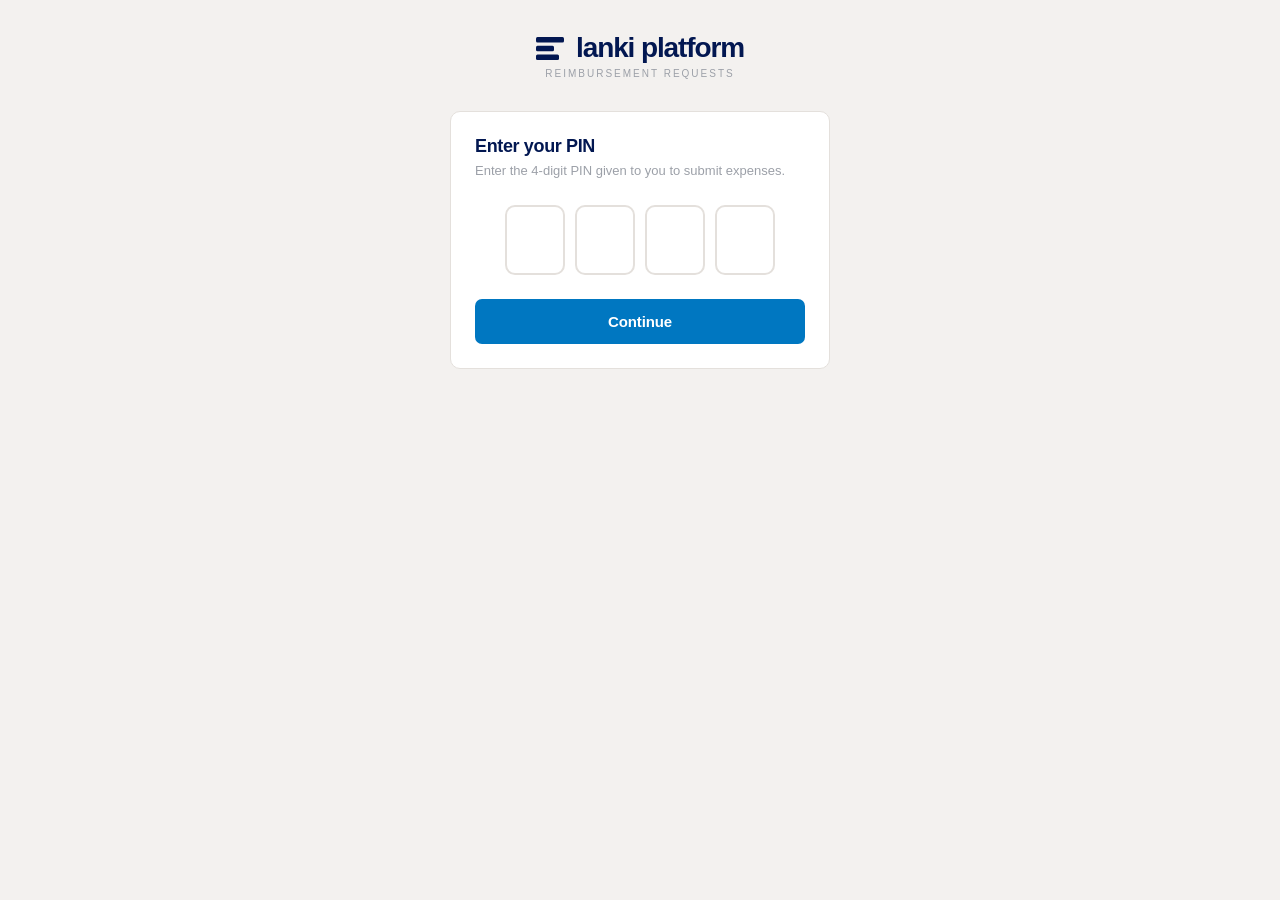
<file: submit/submit.html>
<!DOCTYPE html>
<html lang="en">
<head>
<meta charset="UTF-8">
<meta name="viewport" content="width=device-width, initial-scale=1.0, maximum-scale=1.0">
<title>Lanki — Submit Expense</title>
<link rel="icon" type="image/svg+xml" href="data:image/svg+xml,%3Csvg xmlns='http://www.w3.org/2000/svg' viewBox='0 0 32 32'%3E%3Crect x='4' y='4' width='24' height='6' rx='2' fill='%23021751'/%3E%3Crect x='4' y='13' width='16' height='6' rx='2' fill='%23021751'/%3E%3Crect x='4' y='22' width='20' height='6' rx='2' fill='%23021751'/%3E%3C/svg%3E">
<style>
  *{box-sizing:border-box;margin:0;padding:0}
  :root{
    /* Lanki Brand Tokens */
    --midnight:#021751;--electric:#0077C1;
    --feather:#F3F1EF;--bg:#FFFFFF;--bg2:#F3F1EF;
    --border:#E4E0DC;--text:#021751;--text2:#707070;--text3:#9CA0A8;
    --ok:#3D6B4F;--bad:#8B4040;--warn:#7A5E20;
    --r:10px;--rsm:7px;
    --font:-apple-system,BlinkMacSystemFont,'Segoe UI','Helvetica Neue',Helvetica,Arial,sans-serif;
  }
  /* Lanki uses system sans-serif per brand guidelines */
  html,body{min-height:100vh;background:var(--feather);font-family:var(--font);color:var(--text);-webkit-font-smoothing:antialiased}
  .wrap{max-width:420px;margin:0 auto;padding:2rem 1.25rem 4rem}
  .logo{text-align:center;margin-bottom:2rem}
  .logo-mark{font-size:28px;font-weight:700;color:var(--midnight);letter-spacing:-.04em}
  .logo-mark em{font-style:italic;color:var(--electric)}
  .logo-tag{font-size:10px;letter-spacing:.2em;text-transform:uppercase;color:var(--text3);margin-top:4px}
  .card{background:var(--bg);border:1px solid var(--border);border-radius:var(--r);padding:1.5rem}
  .title{font-size:18px;font-weight:600;margin-bottom:4px;letter-spacing:-.02em}
  .sub{font-size:13px;color:var(--text3);margin-bottom:1.5rem;line-height:1.5}
  .lbl{font-size:11px;font-weight:600;color:var(--text2);margin-bottom:4px;display:block;text-transform:uppercase;letter-spacing:.04em}
  .field{margin-bottom:1rem}
  input,select,textarea{
    width:100%;padding:11px 13px;
    border:1.5px solid var(--border);border-radius:var(--rsm);
    font-size:15px;background:var(--bg);color:var(--text);
    font-family:var(--font);transition:border-color .12s;
    -webkit-appearance:none;appearance:none;
  }
  input:focus,select:focus,textarea:focus{outline:none;border-color:var(--midnight);box-shadow:0 0 0 3px rgba(2,23,81,.08)}
  input[type="number"]{font-size:22px;font-weight:600;letter-spacing:-.02em}
  .pin-wrap{display:flex;gap:10px;justify-content:center;margin-bottom:1.5rem}
  .pin-digit{
    width:60px;height:70px;border:2px solid var(--border);border-radius:var(--r);
    font-size:28px;font-weight:700;text-align:center;
    background:var(--bg);color:var(--midnight);font-family:var(--font);
    -webkit-appearance:none;appearance:none;
    transition:border-color .12s;
  }
  .pin-digit:focus{outline:none;border-color:var(--midnight);box-shadow:0 0 0 3px rgba(2,23,81,.08)}
  .btn{
    width:100%;padding:14px;border:none;border-radius:var(--rsm);
    font-size:15px;font-weight:600;cursor:pointer;font-family:var(--font);
    transition:all .15s;letter-spacing:-.01em;
  }
  .btn-primary{background:var(--electric);color:#fff} /* Electric Blue — brand action */
  .btn-primary:hover{opacity:.9}
  .btn-primary:active{transform:scale(.98)}
  .btn-primary:disabled{opacity:.4;cursor:not-allowed}
  .err{color:#9B2020;font-size:13px;margin-top:6px;padding:8px 12px;background:#FEE2E2;border-radius:var(--rsm);display:none}
  .success-screen{text-align:center;padding:2rem 1rem;display:none}
  .success-icon{font-size:56px;margin-bottom:1rem}
  .success-title{font-size:20px;font-weight:700;color:var(--midnight);margin-bottom:6px}
  .success-sub{font-size:14px;color:var(--text3);margin-bottom:1.5rem;line-height:1.6}
  .amount-prefix{display:flex;align-items:center;gap:0}
  .prefix-label{
    padding:11px 12px;background:var(--bg2);border:1.5px solid var(--border);
    border-right:none;border-radius:var(--rsm) 0 0 var(--rsm);
    font-size:13px;font-weight:600;color:var(--text3);white-space:nowrap;
  }
  .amount-prefix input{border-radius:0 var(--rsm) var(--rsm) 0}
  .spin{display:inline-block;width:18px;height:18px;border:2.5px solid rgba(255,255,255,.3);border-top-color:#fff;border-radius:50%;animation:spin .7s linear infinite;vertical-align:middle;margin-right:6px}
  @keyframes spin{to{transform:rotate(360deg)}}
  .grid2{display:grid;grid-template-columns:1fr 1fr;gap:10px}
</style>
</head>
<body>
<div class="wrap">
  <div class="logo">
    <div style="display:flex;align-items:center;gap:12px;justify-content:center">
        <svg width="28" height="23" viewBox="0 0 28 23" fill="none" xmlns="http://www.w3.org/2000/svg">
          <rect y="0" width="28" height="5.5" rx="1.5" fill="#021751"/>
          <rect y="8.75" width="18" height="5.5" rx="1.5" fill="#021751"/>
          <rect y="17.5" width="23" height="5.5" rx="1.5" fill="#021751"/>
        </svg>
        <div class="logo-mark">lanki platform</div>
      </div>
    <div class="logo-tag">Reimbursement Requests</div>
  </div>

  <!-- PIN SCREEN -->
  <div id="pin-screen" class="card">
    <div class="title">Enter your PIN</div>
    <div class="sub">Enter the 4-digit PIN given to you to submit expenses.</div>
    <div class="pin-wrap">
      <input class="pin-digit" type="password" inputmode="numeric" maxlength="1" id="p0" oninput="pinInput(this,0)">
      <input class="pin-digit" type="password" inputmode="numeric" maxlength="1" id="p1" oninput="pinInput(this,1)">
      <input class="pin-digit" type="password" inputmode="numeric" maxlength="1" id="p2" oninput="pinInput(this,2)">
      <input class="pin-digit" type="password" inputmode="numeric" maxlength="1" id="p3" oninput="pinInput(this,3)">
    </div>
    <div class="err" id="pin-err">Incorrect PIN. Please try again.</div>
    <button class="btn btn-primary" id="pin-btn" onclick="verifyPIN()">Continue</button>
  </div>

  <!-- SUBMIT FORM -->
  <div id="form-screen" style="display:none">
    <div class="card">
      <div class="title">Submit an expense</div>
      <div class="sub" id="form-welcome">Submitting as <strong id="submitter-label"></strong></div>

      <div class="grid2">
        <div class="field">
          <label class="lbl">Date</label>
          <input type="date" id="f-date">
        </div>
        <div class="field">
          <label class="lbl">Amount (SAR)</label>
          <div class="amount-prefix">
            <div class="prefix-label">SAR</div>
            <input type="number" id="f-amount" placeholder="0.00" min="0.01" max="100000" step="0.01">
          </div>
        </div>
      </div>

      <div class="field">
        <label class="lbl">Description</label>
        <input type="text" id="f-desc" placeholder="What was it? e.g. Kids clothes from H&M" maxlength="100">
      </div>

      <div class="field">
        <label class="lbl">Category</label>
        <select id="f-cat">
          <option value="food">Food & Dining</option>
          <option value="groceries">Groceries</option>
          <option value="kids">Kids & Family</option>
          <option value="clothing">Clothing</option>
          <option value="household">Household</option>
          <option value="health">Health & Pharmacy</option>
          <option value="entertainment">Entertainment</option>
          <option value="gifts">Gifts & Occasions</option>
          <option value="transport">Transport</option>
          <option value="other">Other</option>
        </select>
      </div>

      <div class="field">
        <label class="lbl">Notes <span style="font-weight:400;text-transform:none;letter-spacing:0">(optional)</span></label>
        <input type="text" id="f-notes" placeholder="Any additional context" maxlength="500">
      </div>

      <div class="err" id="form-err"></div>
      <button class="btn btn-primary" id="submit-btn" onclick="submitExpense()">Submit Expense</button>
    </div>
  </div>

  <!-- SUCCESS SCREEN -->
  <div id="success-screen" class="card success-screen">
    <div class="success-icon">✅</div>
    <div class="success-title">Submitted!</div>
    <div class="success-sub" id="success-msg">Your expense has been submitted for review.</div>
    <button class="btn btn-primary" onclick="addAnother()">Submit another expense</button>
    <div style="font-size:12px;color:var(--text3);margin-top:12px" id="redirect-msg"></div>
  </div>
</div>

<script>
const SB='https://dgefsppkijrrvotggeom.supabase.co';
const SB_ANON='eyJhbGciOiJIUzI1NiIsInR5cCI6IkpXVCJ9.eyJpc3MiOiJzdXBhYmFzZSIsInJlZiI6ImRnZWZzcHBraWpycnZvdGdnZW9tIiwicm9sZSI6ImFub24iLCJpYXQiOjE3NzU4MzYyOTAsImV4cCI6MjA5MTQxMjI5MH0._MWK5XL_CQAV3ybEWPv1UrArPb-Enu6FZognyImSYzg';
const SK='sb_publishable_TDlnbxsztjHHr1mJAnuLMA_2ogH_jMH';

let _submitterName='';
let _submitters=[];

// V8.16 (H7): local-time YYYY-MM-DD. .toISOString() converts to UTC and shifts the date by the
// local UTC offset (Riyadh is UTC+3). For users east of UTC, between local midnight and the offset,
// .toISOString().slice(0,10) returns yesterday's date.
function todayLocal(){const d=new Date();return d.getFullYear()+'-'+String(d.getMonth()+1).padStart(2,'0')+'-'+String(d.getDate()).padStart(2,'0');}

// Set today's date as default
document.getElementById('f-date').value=todayLocal();

// V8.16 (C3): hashPIN supports both legacy (plain SHA-256, no salt) and salted PBKDF2.
// Submitters added pre-V8.16 have only {pinHash}. Submitters added on V8.16+ have {salt, pinHash}.
// verifyPIN tries the salted path first; if the submitter has no salt, falls back to legacy.
function h2bSubmit(h){const b=new Uint8Array(h.length/2);for(let i=0;i<h.length;i+=2)b[i/2]=parseInt(h.substr(i,2),16);return b;}
async function hashPINSalted(pin, saltHex){
  const km=await crypto.subtle.importKey('raw',new TextEncoder().encode(pin.trim()),'PBKDF2',false,['deriveBits']);
  const bits=await crypto.subtle.deriveBits({name:'PBKDF2',salt:h2bSubmit(saltHex),iterations:200000,hash:'SHA-256'},km,256);
  return Array.from(new Uint8Array(bits)).map(b=>b.toString(16).padStart(2,'0')).join('');
}
async function hashPINLegacy(pin){
  const buf=await crypto.subtle.digest('SHA-256',new TextEncoder().encode(pin.trim()));
  return Array.from(new Uint8Array(buf)).map(b=>b.toString(16).padStart(2,'0')).join('');
}

// Load submitters list from dashboard data (read-only via service proxy not needed — we store hashes in a public config row)
// We use a dedicated public config row in dashboard_data with id='submitters_public'
async function loadSubmitters(){
  try{
    const r=await fetch(`${SB}/rest/v1/dashboard_data?id=eq.submitters_public&select=payload`,{
      headers:{'apikey':SB_ANON,'Authorization':'Bearer '+SB_ANON}
    });
    if(r.ok){
      const d=await r.json();
      if(d?.length&&d[0]?.payload){
        const p=JSON.parse(d[0].payload);
        _submitters=p.submitters||[];
      }
    }
  }catch(e){console.error('Could not load submitters',e);}
}

// PIN input handling — auto-advance digits
function pinInput(el,idx){
  const val=el.value.replace(/[^0-9]/g,'');
  el.value=val;
  if(val&&idx<3)document.getElementById('p'+(idx+1)).focus();
  if(idx===3&&val)verifyPIN();
}

async function verifyPIN(){
  const pin=[0,1,2,3].map(i=>document.getElementById('p'+i).value).join('');
  if(pin.length<4){document.getElementById('pin-err').style.display='block';document.getElementById('pin-err').textContent='Please enter all 4 digits.';return;}
  const btn=document.getElementById('pin-btn');
  btn.disabled=true;btn.innerHTML='<span class="spin"></span>Verifying…';
  await loadSubmitters();
  // V8.16 (C3): try salted PBKDF2 for each submitter that has a salt; fallback to legacy SHA-256 only.
  let match=null;
  for(const s of _submitters){
    if(s.salt){
      const h=await hashPINSalted(pin, s.salt);
      if(h===s.pinHash){match=s;break;}
    } else {
      const h=await hashPINLegacy(pin);
      if(h===s.pinHash){match=s;break;}
    }
  }
  btn.disabled=false;btn.innerHTML='Continue';
  if(match){
    _submitterName=match.name;
    document.getElementById('submitter-label').textContent=match.name;
    document.getElementById('pin-screen').style.display='none';
    document.getElementById('form-screen').style.display='block';
    document.getElementById('pin-err').style.display='none';
  }else{
    document.getElementById('pin-err').style.display='block';
    document.getElementById('pin-err').textContent='Incorrect PIN. Please try again.';
    [0,1,2,3].forEach(i=>{document.getElementById('p'+i).value='';});
    document.getElementById('p0').focus();
  }
}

async function submitExpense(){
  const date=document.getElementById('f-date').value;
  const amount=parseFloat(document.getElementById('f-amount').value);
  const desc=document.getElementById('f-desc').value.trim();
  const cat=document.getElementById('f-cat').value;
  const notes=document.getElementById('f-notes').value.trim();
  const errEl=document.getElementById('form-err');
  errEl.style.display='none';
  if(!date){errEl.textContent='Date is required.';errEl.style.display='block';return;}
  // V8.16 (H8): explicit upper bound — HTML max= is advisory; JS bypasses it.
  if(!amount||amount<=0||amount>100000){errEl.textContent='Enter a valid amount between SAR 0.01 and SAR 100,000.';errEl.style.display='block';return;}
  if(!desc){errEl.textContent='Description is required.';errEl.style.display='block';return;}
  if(desc.length>100){errEl.textContent='Description too long (max 100 characters).';errEl.style.display='block';return;}
  if(notes.length>500){errEl.textContent='Notes too long (max 500 characters).';errEl.style.display='block';return;}
  const btn=document.getElementById('submit-btn');
  btn.disabled=true;btn.innerHTML='<span class="spin"></span>Submitting…';
  try{
    const r=await fetch(`${SB}/rest/v1/pending_submissions`,{
      method:'POST',
      headers:{'apikey':SB_ANON,'Authorization':'Bearer '+SB_ANON,'Content-Type':'application/json','Prefer':'return=minimal'},
      body:JSON.stringify({
        submitter_name:_submitterName,
        submitted_at:new Date().toISOString(),
        amount,
        description:desc,
        category_hint:cat,
        notes,
        expense_date:date,
        status:'pending'
      })
    });
    if(!r.ok){const t=await r.text();throw new Error(t);}
    // V8.16 (M11): safer success-msg construction. Build via DOM so no escaping bug can ever
    // surface a malformed apostrophe / backtick / unicode quirk into raw HTML.
    const msgEl=document.getElementById('success-msg');
    msgEl.replaceChildren(
      Object.assign(document.createElement('strong'),{textContent:desc}),
      document.createTextNode(` — SAR ${amount.toFixed(2)} recorded. Will be reviewed and approved shortly.`)
    );
    document.getElementById('form-screen').style.display='none';
    document.getElementById('success-screen').style.display='block';
    startRedirect();
  }catch(e){
    errEl.textContent='Submission failed. Please try again. ('+e.message.substr(0,80)+')';
    errEl.style.display='block';
  }finally{
    btn.disabled=false;btn.innerHTML='Submit Expense';
  }
}

let _redirectTimer=null;
function addAnother(){
  if(_redirectTimer){clearInterval(_redirectTimer);_redirectTimer=null;}
  document.getElementById('success-screen').style.display='none';
  document.getElementById('form-screen').style.display='block';
  document.getElementById('f-amount').value='';
  document.getElementById('f-desc').value='';
  document.getElementById('f-notes').value='';
  document.getElementById('f-date').value=todayLocal();
  document.getElementById('f-cat').value='food';
  document.getElementById('form-err').style.display='none';
  document.getElementById('f-amount').focus();
  window.scrollTo({top:0,behavior:'smooth'});
}
function startRedirect(){
  let secs=4;
  const msg=document.getElementById('redirect-msg');
  if(msg)msg.textContent='Returning to form in '+secs+'s…';
  _redirectTimer=setInterval(()=>{
    secs--;
    if(msg)msg.textContent=secs>0?'Returning to form in '+secs+'s…':'';
    if(secs<=0){clearInterval(_redirectTimer);_redirectTimer=null;addAnother();}
  },1000);
}

// Load submitters on page init (to validate PIN faster)
loadSubmitters();
</script>
</body>
</html>
</file>
